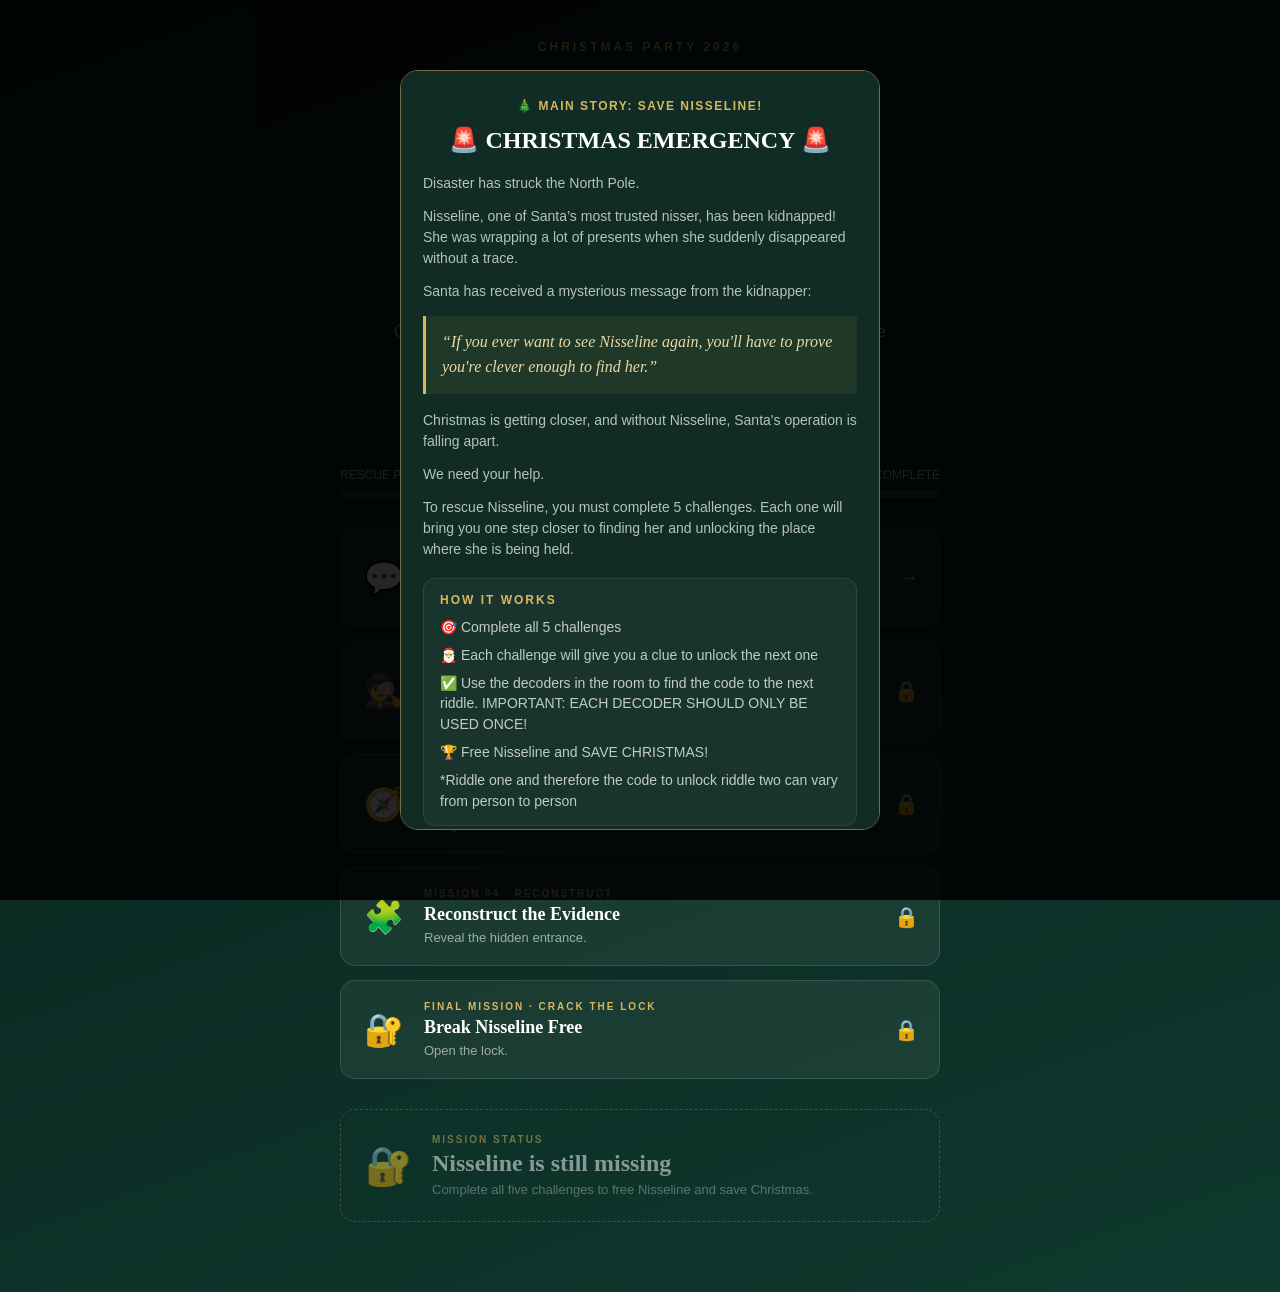
<file: index.html>
<!DOCTYPE html>
<html lang="en">

<head>
    <meta charset="UTF-8">
    <meta name="viewport" content="width=device-width, initial-scale=1.0">

    <title>Save Nisseline</title>

    <link rel="stylesheet" href="style.css">
</head>


<body>


<div class="container">


    <!-- INTRO -->

    <section class="hero">

        <div class="small-title">
            CHRISTMAS PARTY 2026
        </div>

        <div class="christmas-icon">
            🎄
        </div>

        <h1>
            Save
            <br>
            <span>Nisseline</span>
        </h1>

        <p class="intro">

            One of Santa’s most trusted nisser has been kidnapped.

            <br><br>

            Complete five challenges to find her hideout,
            crack the lock, and save Christmas.

        </p>

        <button
            class="story-briefing-button"
            id="openStoryBriefing"
            type="button"
        >
            Read the mission briefing
        </button>

    </section>



    <!-- PROGRESS -->

    <section class="progress-section">

        <div class="progress-top">

            <span>
                RESCUE PROGRESS
            </span>

            <span id="progressText">
                0 / 5 COMPLETE
            </span>

        </div>

        <div class="progress-bar">

            <div
                class="progress-fill"
                id="progressFill">
            </div>

        </div>

    </section>



    <!-- CHALLENGES -->

    <section class="riddles">


        <div
            class="riddle"
            id="riddle1"
            onclick="location.href='riddles/riddle1.html'">

            <div class="riddle-icon">
                💬
            </div>

            <div class="riddle-info">

                <div class="riddle-number">
                    MISSION 01 · NEGOTIATE
                </div>

                <h2>
                    Establish Contact
                </h2>

                <p>
                    Speak the kidnapper’s language.
                </p>

            </div>

            <div class="riddle-status">
                →
            </div>

        </div>



        <div
            class="riddle"
            id="riddle2"
            onclick="location.href='riddles/riddle2.html'">

            <div class="riddle-icon">
                🕵️
            </div>

            <div class="riddle-info">

                <div class="riddle-number">
                    MISSION 02 · GATHER INTELLIGENCE
                </div>

                <h2>
                    Decode the Clues
                </h2>

                <p>
                    Uncover where Nisseline is held.
                </p>

            </div>

            <div class="riddle-status">
                →
            </div>

        </div>



        <div
            class="riddle"
            id="riddle3"
            onclick="location.href='riddles/riddle3.html'">

            <div class="riddle-icon">
                🧭
            </div>

            <div class="riddle-info">

                <div class="riddle-number">
                    MISSION 03 · FIND NISSELINE
                </div>

                <h2>
                    Find the Hideout
                </h2>

                <p>
                    Navigate the snowstorm maze.
                </p>

            </div>

            <div class="riddle-status">
                →
            </div>

        </div>



        <div
            class="riddle"
            id="riddle4"
            onclick="location.href='riddles/riddle4.html'">

            <div class="riddle-icon">
                🧩
            </div>

            <div class="riddle-info">

                <div class="riddle-number">
                    MISSION 04 · RECONSTRUCT
                </div>

                <h2>
                    Reconstruct the Evidence
                </h2>

                <p>
                    Reveal the hidden entrance.
                </p>

            </div>

            <div class="riddle-status">
                →
            </div>

        </div>



        <div
            class="riddle"
            id="riddle5"
            onclick="location.href='riddles/riddle5.html'">

            <div class="riddle-icon">
                🔐
            </div>

            <div class="riddle-info">

                <div class="riddle-number">
                    FINAL MISSION · CRACK THE LOCK
                </div>

                <h2>
                    Break Nisseline Free
                </h2>

                <p>
                    Open the lock.
                </p>

            </div>

            <div class="riddle-status">
                →
            </div>

        </div>


    </section>



    <!-- MISSION STATUS -->

    <section
        class="vault"
        id="vault">

        <div
            class="vault-icon"
            id="vaultIcon">

            🔐

        </div>

        <div>

            <div class="riddle-number">
                MISSION STATUS
            </div>

            <h2 id="vaultHeading">
                Nisseline is still missing
            </h2>

            <p id="vaultText">

                Complete all five challenges
                to free Nisseline and save Christmas.

            </p>

        </div>

    </section>


</div>


<!-- OPENING STORY POP-UP -->

<div
    class="modal story-modal"
    id="storyIntroModal"
    role="dialog"
    aria-modal="true"
    aria-labelledby="storyIntroTitle"
>

    <div class="modal-content story-modal-content">

        <div class="story-modal-kicker">
            🎄 Main story: Save Nisseline!
        </div>

        <h2 id="storyIntroTitle">
            🚨 CHRISTMAS EMERGENCY 🚨
        </h2>

        <div class="story-modal-body">

            <p>
                Disaster has struck the North Pole.
            </p>

            <p>
                Nisseline, one of Santa’s most trusted nisser,
                has been kidnapped! She was wrapping a lot of presents when she suddenly
                disappeared without a trace.
            </p>

            <p>
                Santa has received a mysterious message from
                the kidnapper:
            </p>

            <blockquote class="story-quote">
                “If you ever want to see Nisseline again,
                you'll have to prove you're clever enough
                to find her.”
            </blockquote>

            <p>
                Christmas is getting closer, and without
                Nisseline, Santa's operation is falling apart.
            </p>

            <p>
                We need your help.
            </p>

            <p>
                To rescue Nisseline, you must complete
                5 challenges. Each one will bring you one
                step closer to finding her and unlocking
                the place where she is being held.
            </p>

            <div class="story-how-it-works">

                <div class="story-how-title">
                    How it works
                </div>

                <ul>
                    <li>🎯 Complete all 5 challenges</li>
                    <li>🎅 Each challenge will give you a clue to unlock the next one</li>
                    <li>✅ Use the decoders in the room to find the code to the next riddle. IMPORTANT: EACH DECODER SHOULD ONLY BE USED ONCE!</li>
                    <li>🏆 Free Nisseline and SAVE CHRISTMAS!</li>
                    <li> *Riddle one and therefore the code to unlock riddle two can vary from person to person</li>
                </ul>

            </div>

            <p class="story-ready">
                Are you ready?
            </p>

        </div>

        <button
            class="solve-button story-start-button"
            id="startRescueMission"
            type="button"
        >
            START THE RESCUE MISSION
        </button>

    </div>

</div>


<script src="script.js"></script>

</body>

</html>
</file>
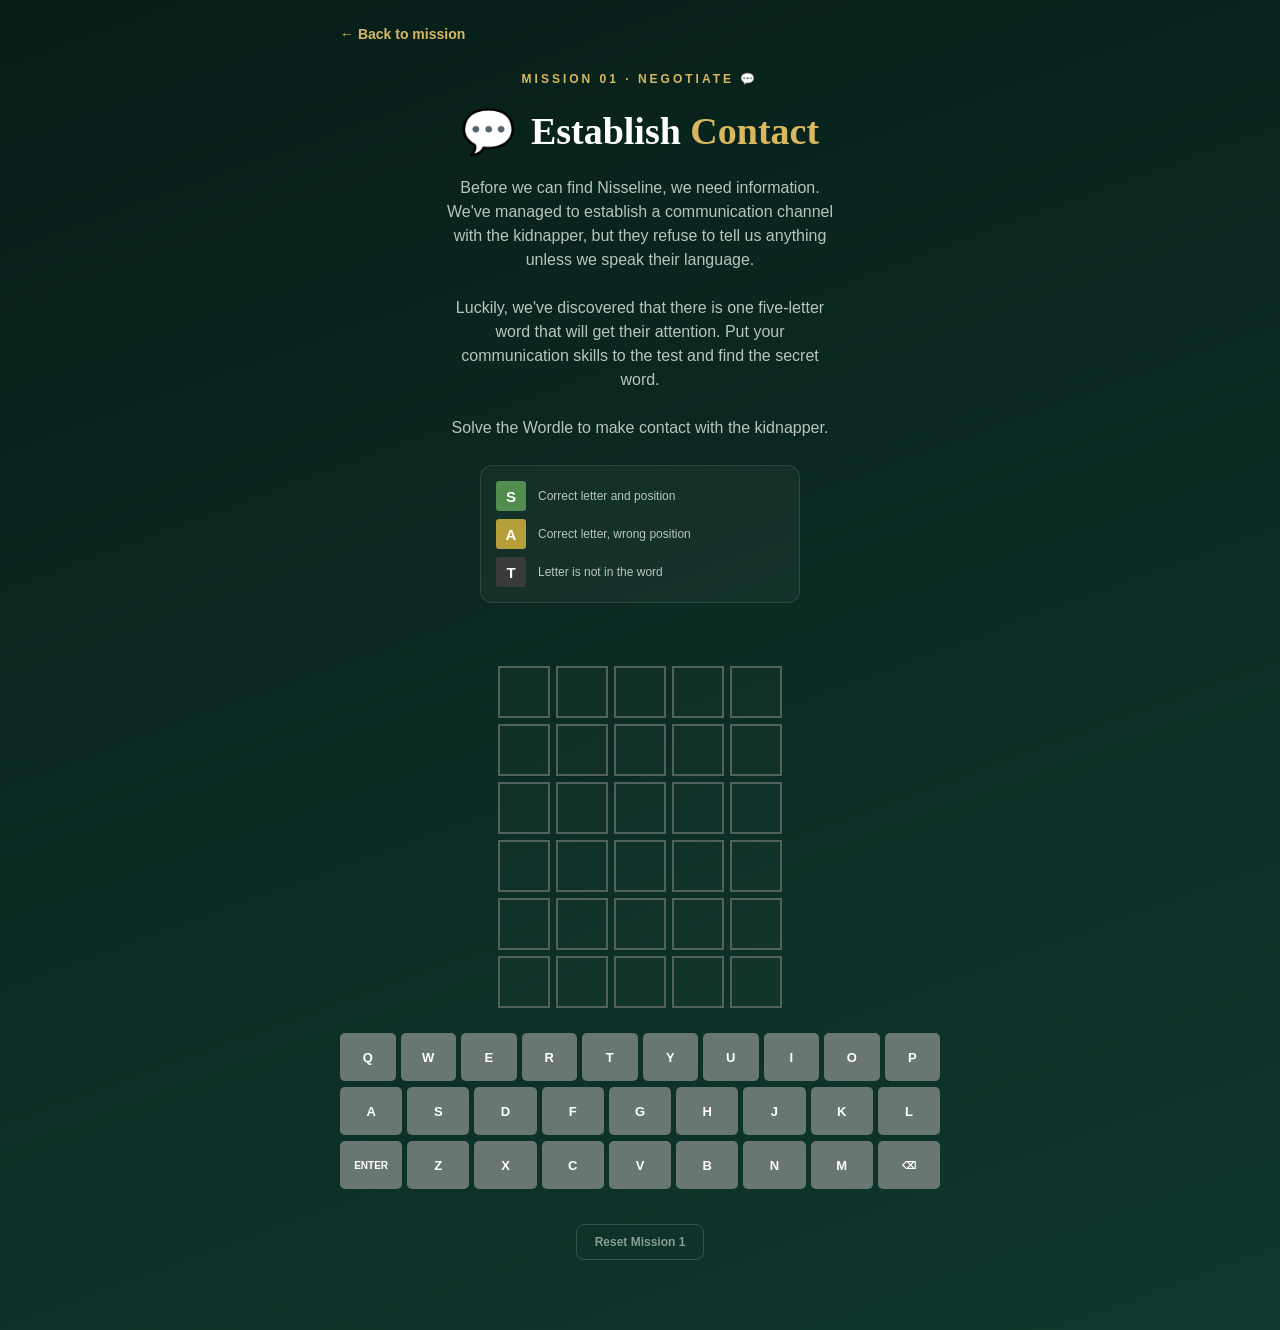
<file: riddles/riddle1.html>
<!DOCTYPE html>
<html lang="en">

<head>
    <meta charset="UTF-8">

    <meta
        name="viewport"
        content="width=device-width, initial-scale=1.0"
    >

    <title>Mission 1 - Establish Contact</title>

    <link
        rel="stylesheet"
        href="../style.css"
    >
</head>

<body>

<main class="container wordle-page">

    <a
        class="back-link"
        href="../index.html"
    >
        ← Back to mission
    </a>


    <header class="wordle-header">

        <div class="small-title">
            MISSION 01 · NEGOTIATE 💬
        </div>

        <div class="wordle-title-row">

            <span class="wordle-title-icon">
                💬
            </span>

            <h1>
                Establish
                <span>Contact</span>
            </h1>

        </div>

        <p class="wordle-introduction">
            Before we can find Nisseline, we need information.
            We've managed to establish a communication channel
            with the kidnapper, but they refuse to tell us
            anything unless we speak their language.
            <br><br>
            Luckily, we've discovered that there is one
            five-letter word that will get their attention.
            Put your communication skills to the test and
            find the secret word.
            <br><br>
            Solve the Wordle to make contact with the kidnapper.
        </p>

    </header>


    <!-- Instructions -->

    <section class="wordle-instructions">

        <div class="example-row">

            <div class="example-tile correct">
                S
            </div>

            <p>
                Correct letter and position
            </p>

        </div>


        <div class="example-row">

            <div class="example-tile present">
                A
            </div>

            <p>
                Correct letter, wrong position
            </p>

        </div>


        <div class="example-row">

            <div class="example-tile absent">
                T
            </div>

            <p>
                Letter is not in the word
            </p>

        </div>

    </section>


    <!-- Game message -->

    <div
        class="wordle-message"
        id="wordleMessage"
        aria-live="polite"
    ></div>


    <!-- Wordle board -->

    <section
        class="wordle-grid"
        id="wordleGrid"
        aria-label="Word guessing board"
    ></section>


    <!-- Keyboard -->

    <section
        class="wordle-keyboard"
        id="wordleKeyboard"
        aria-label="On-screen keyboard"
    ></section>


    <!-- Completed-game panel -->

    <section
        class="wordle-result"
        id="wordleResult"
        hidden
    >

        <div class="wordle-result-icon">
            ✅
        </div>

        <h2 id="resultTitle">
            CONTACT ESTABLISHED
        </h2>

        <p id="resultText"></p>

        <a
            class="wordle-return-button"
            id="resultContinue"
            href="riddle2.html"
        >
            CONTINUE THE RESCUE
        </a>

    </section>


    <!-- Development reset button -->

    <button
        class="wordle-reset-button"
        id="resetWordleButton"
        type="button"
    >
        Reset Mission 1
    </button>

</main>


<script src="riddle1.js"></script>

</body>

</html>
</file>
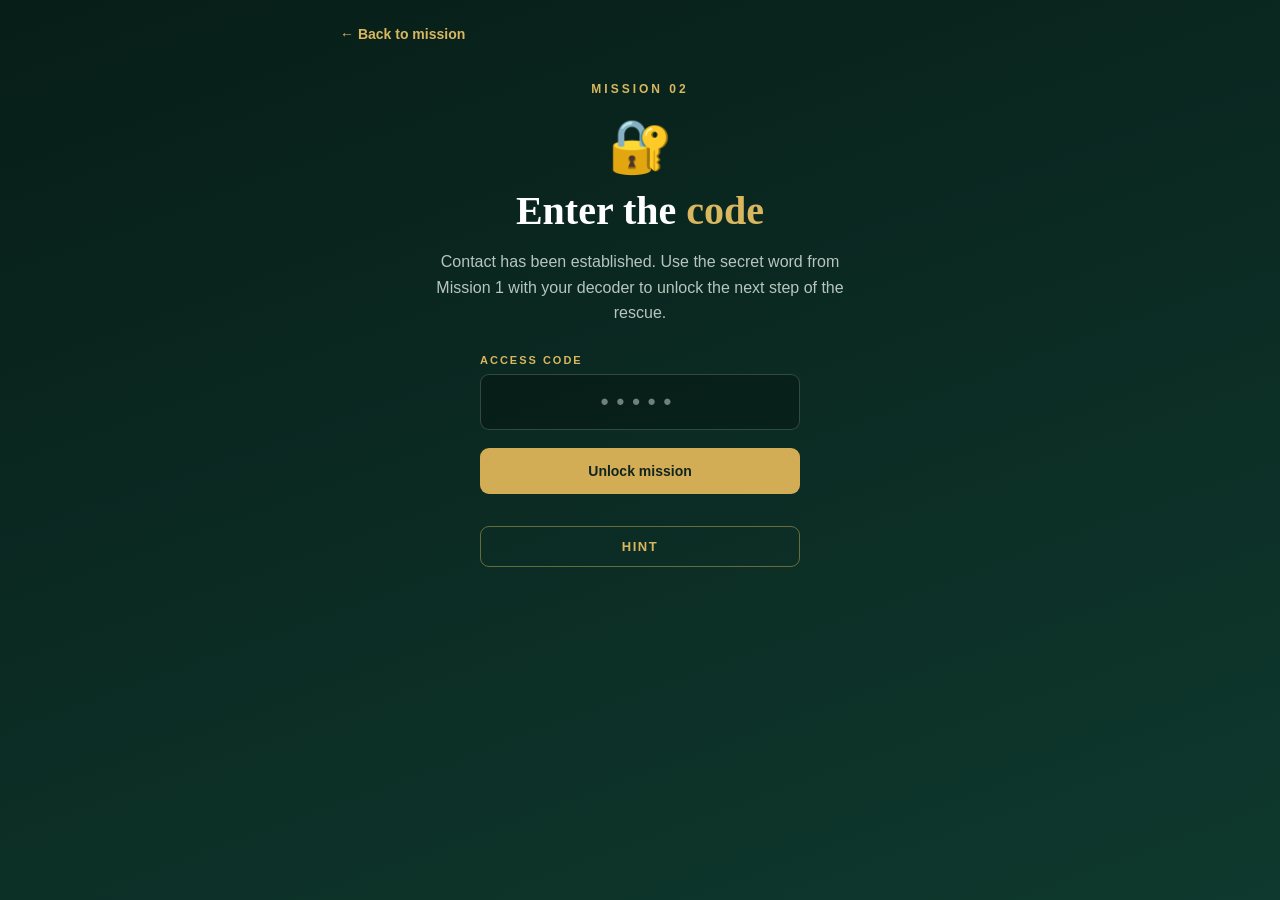
<file: riddles/riddle2.html>
<!DOCTYPE html>
<html lang="en">

<head>
    <meta charset="UTF-8">

    <meta
        name="viewport"
        content="width=device-width, initial-scale=1.0"
    >

    <title>Mission 2 - Decode the Clues</title>

    <link
        rel="stylesheet"
        href="../style.css"
    >
</head>

<body>

<main
    class="container crossword-page riddle-page"
    data-riddle-number="2"
>

    <a
        class="back-link"
        href="../index.html"
    >
        ← Back to mission
    </a>


    <!-- Password gate -->

    <section
        class="password-gate"
        id="passwordGate"
    >

        <div class="small-title">
            MISSION 02
        </div>

        <div class="password-gate-icon">
            🔐
        </div>

        <h1>
            Enter the
            <span>code</span>
        </h1>

        <p class="password-gate-intro">
            Contact has been established. Use the
            secret word from Mission 1 with your
            decoder to unlock the next step of the
            rescue.
        </p>

        <form
            class="password-form"
            id="passwordForm"
        >

            <label
                class="password-label"
                for="passwordInput"
            >
                Access code
            </label>

            <input
                class="password-input"
                id="passwordInput"
                name="password"
                type="text"
                inputmode="numeric"
                autocomplete="off"
                maxlength="5"
                placeholder="•••••"
                required
            >

            <p
                class="password-error"
                id="passwordError"
                role="alert"
                hidden
            ></p>

            <button
                class="solve-button"
                type="submit"
            >
                Unlock mission
            </button>

        </form>

    </section>


    <!-- Riddle content (shown after unlock) -->

    <section
        class="riddle-content"
        id="riddleContent"
        hidden
    >

<header class="crossword-header">

        <div class="small-title">
            MISSION 02 · GATHER INTELLIGENCE 🕵️
        </div>

        <div class="crossword-title-icon">
            🕵️
        </div>

        <h1>
            Decode the
            <span>Clues</span>
        </h1>

        <p class="crossword-introduction">
            The kidnapper has sent us a mysterious crossword.
            At first it looks innocent, but Santa's Intelligence
            Department believes the answers contain information
            about Nisseline's whereabouts.
            <br><br>
            You'll need your knowledge, logic and Christmas
            spirit to decipher it.
            <br><br>
            Complete the crossword, then read the circled
            squares 1–6 to find the secret word for your decoder.
        </p>

    </header>


    <!-- CURRENT CLUE -->

    <div
        class="active-clue-box"
        id="activeClueBox"
    >
        Tap a clue or square to begin.
    </div>


    <!-- CROSSWORD -->

    <div class="crossword-grid-wrapper">

        <div
            class="crossword-grid"
            id="crosswordGrid"
        ></div>

    </div>


    <!-- MESSAGE -->

    <div
        class="crossword-message"
        id="crosswordMessage"
        aria-live="polite"
    ></div>


    <!-- CLUES -->

    <section class="crossword-clues">

        <div class="clue-section">

            <h2>Across</h2>

            <div id="acrossClues"></div>

        </div>


        <div class="clue-section">

            <h2>Down</h2>

            <div id="downClues"></div>

        </div>

    </section>


    <!-- CHECK -->

    <button
        class="crossword-check-button"
        id="checkCrossword"
        type="button"
    >
        Check crossword
    </button>


    <!-- SUCCESS -->

    <section
        class="crossword-result"
        id="crosswordResult"
        hidden
    >

        <div class="crossword-result-icon">
            ✅
        </div>

        <h2>CLUES DECODED</h2>

        <p>
            We've got a lead!
            Read the circled squares 1–6 to reveal the
            secret word, then use your decoder to unlock
            the next mission.
            Our search team has located the area...
            Unfortunately, getting through it won't be easy.
        </p>

        <a
            class="wordle-return-button"
            href="riddle3.html"
        >
            FOLLOW THE TRAIL
        </a>

    </section>


    <!-- ONLY FOR TESTING -->

    <button
        class="wordle-reset-button"
        id="resetCrossword"
        type="button"
    >
        Reset Mission 2
    </button>

    </section>

</main>


<script src="hint-system.js"></script>
<script src="password-gate.js"></script>
<script src="riddle2.js"></script>

</body>

</html>
</file>
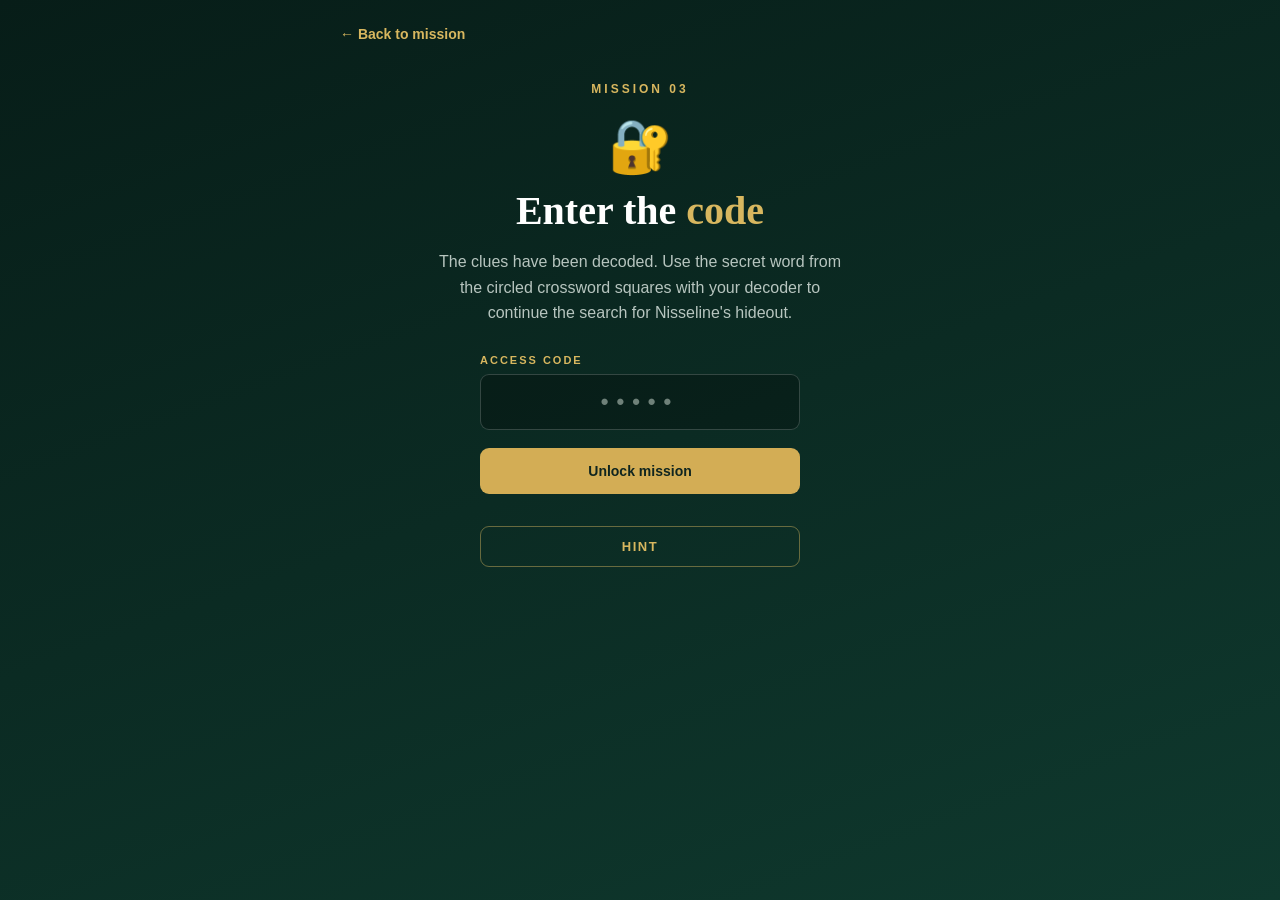
<file: riddles/riddle3.html>
<!DOCTYPE html>
<html lang="en">

<head>
    <meta charset="UTF-8">

    <meta
        name="viewport"
        content="width=device-width, initial-scale=1.0"
    >

    <title>Mission 3 - Find the Hideout</title>

    <link
        rel="stylesheet"
        href="../style.css"
    >
</head>

<body>

<main
    class="container maze-page riddle-page"
    data-riddle-number="3"
>

    <a
        class="back-link"
        href="../index.html"
    >
        ← Back to mission
    </a>


    <!-- Password gate -->

    <section
        class="password-gate"
        id="passwordGate"
    >

        <div class="small-title">
            MISSION 03
        </div>

        <div class="password-gate-icon">
            🔐
        </div>

        <h1>
            Enter the
            <span>code</span>
        </h1>

        <p class="password-gate-intro">
            The clues have been decoded. Use the
            secret word from the circled crossword
            squares with your decoder to continue
            the search for Nisseline's hideout.
        </p>

        <form
            class="password-form"
            id="passwordForm"
        >

            <label
                class="password-label"
                for="passwordInput"
            >
                Access code
            </label>

            <input
                class="password-input"
                id="passwordInput"
                name="password"
                type="text"
                inputmode="numeric"
                autocomplete="off"
                maxlength="5"
                placeholder="•••••"
                required
            >

            <p
                class="password-error"
                id="passwordError"
                role="alert"
                hidden
            ></p>

            <button
                class="solve-button"
                type="submit"
            >
                Unlock mission
            </button>

        </form>

    </section>


    <!-- Riddle content (shown after unlock) -->

    <section
        class="riddle-content"
        id="riddleContent"
        hidden
    >

<header class="maze-header">

        <div class="small-title">
            MISSION 03 · FIND NISSELINE 🧭
        </div>

        <div class="maze-title-icon">
            🧭
        </div>

        <h1>
            Find the
            <span>Hideout</span>
        </h1>

        <p class="maze-introduction">
            We've tracked Nisseline to a dark and snowy wilderness.
            A violent snowstorm has covered the paths, and the
            area has become a confusing maze of passages and
            dead ends.
            <br><br>
            Somewhere on the other side is the kidnapper's hideout.
            There is only one way through.
            <br><br>
            Navigate the labyrinth and find the path to Nisseline.
        </p>

    </header>


    <!-- GAME INFORMATION -->

    <section class="maze-status">

        <div class="maze-status-item">

            <span class="maze-status-label">
                DESTINATION
            </span>

            <strong>
                🏠
            </strong>

        </div>

    </section>


    <!-- MESSAGE -->

    <div
        class="maze-message"
        id="mazeMessage"
        aria-live="polite"
    >
        Help 🧝 reach the hideout 🏠
    </div>


    <!-- MAZE -->

    <section class="maze-frame">

        <canvas
            id="mazeCanvas"
            aria-label="A snowy maze. Reach the hideout."
        ></canvas>

    </section>


    <!-- CONTROLS -->

    <section class="maze-controls">

        <button
            class="maze-control maze-up"
            type="button"
            data-direction="up"
            aria-label="Move up"
        >
            ▲
        </button>


        <button
            class="maze-control maze-left"
            type="button"
            data-direction="left"
            aria-label="Move left"
        >
            ◀
        </button>


        <button
            class="maze-control maze-down"
            type="button"
            data-direction="down"
            aria-label="Move down"
        >
            ▼
        </button>


        <button
            class="maze-control maze-right"
            type="button"
            data-direction="right"
            aria-label="Move right"
        >
            ▶
        </button>

    </section>


    <p class="maze-control-help">
        Use the buttons, swipe on the maze, or use your keyboard arrows.
    </p>


    <!-- SUCCESS -->

    <section
        class="maze-result"
        id="mazeResult"
        hidden
    >

        <div class="maze-result-icon">
            ✅
        </div>

        <h2>
            HIDEOUT LOCATED
        </h2>

        <p id="mazeResultText">
            You made it through the storm!
            In the distance, you can see a small building
            hidden in the snow. This must be where they're
            keeping Nisseline.
            But something is wrong...
            We still don't know exactly how to get inside.
        </p>

        <a
            class="wordle-return-button"
            href="riddle4.html"
        >
            INVESTIGATE THE HIDEOUT
        </a>

    </section>


    <!-- DEVELOPMENT RESET -->

    <button
        class="wordle-reset-button"
        id="resetMaze"
        type="button"
    >
        Reset Mission 3
    </button>

    </section>

</main>


<script src="hint-system.js"></script>
<script src="password-gate.js"></script>
<script src="riddle3.js"></script>

</body>

</html>
</file>
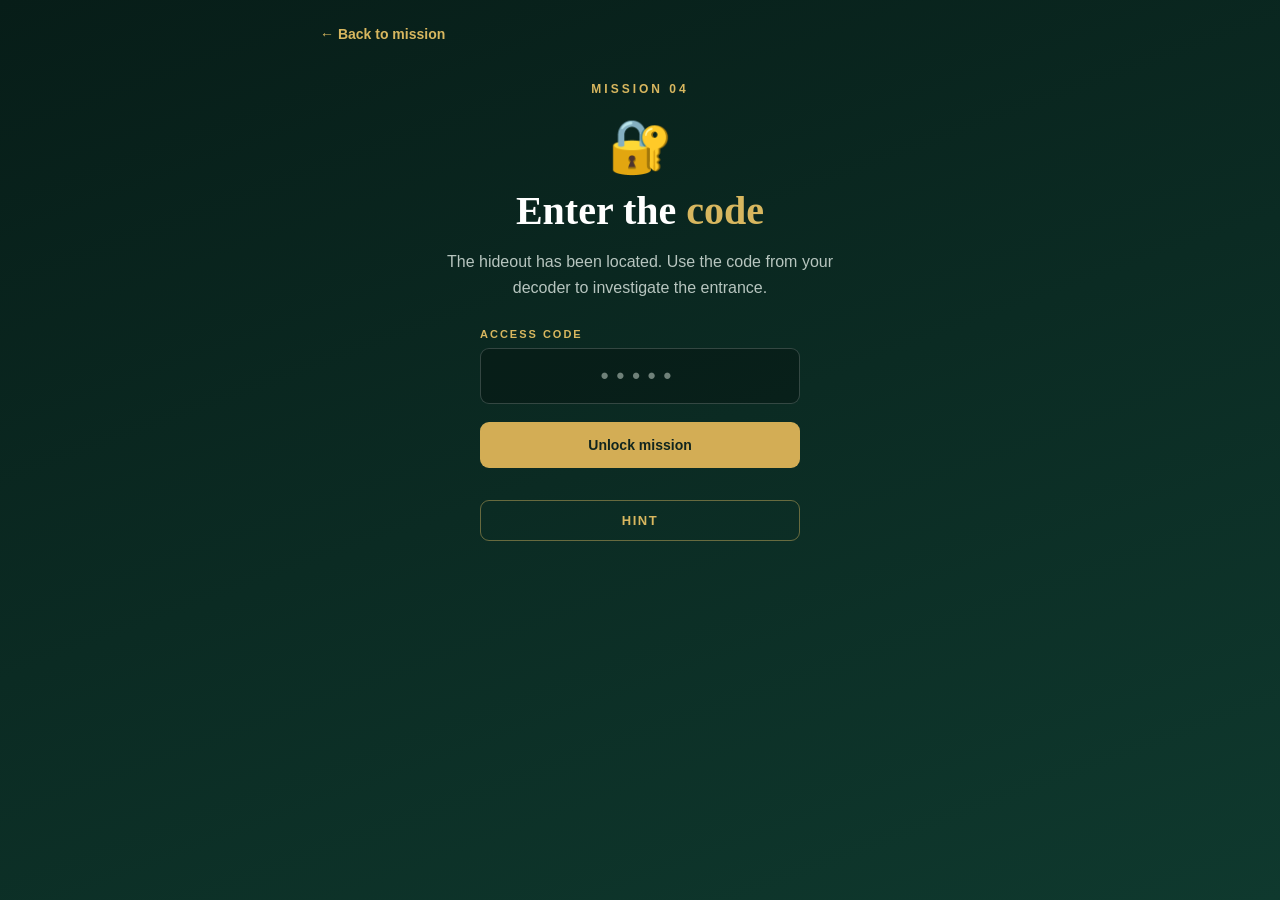
<file: riddles/riddle4.html>
<!DOCTYPE html>
<html lang="en">

<head>
    <meta charset="UTF-8">

    <meta
        name="viewport"
        content="width=device-width, initial-scale=1.0"
    >

    <title>Mission 4 - Reconstruct the Hideout</title>

    <link
        rel="stylesheet"
        href="../style.css"
    >
</head>

<body>

<main
    class="container puzzle-page riddle-page"
    data-riddle-number="4"
>

    <a
        class="back-link"
        href="../index.html"
    >
        ← Back to mission
    </a>


    <!-- Password gate -->

    <section
        class="password-gate"
        id="passwordGate"
    >

        <div class="small-title">
            MISSION 04
        </div>

        <div class="password-gate-icon">
            🔐
        </div>

        <h1>
            Enter the
            <span>code</span>
        </h1>

        <p class="password-gate-intro">
            The hideout has been located. Use the
            code from your decoder to investigate
            the entrance.
        </p>

        <form
            class="password-form"
            id="passwordForm"
        >

            <label
                class="password-label"
                for="passwordInput"
            >
                Access code
            </label>

            <input
                class="password-input"
                id="passwordInput"
                name="password"
                type="text"
                inputmode="numeric"
                autocomplete="off"
                maxlength="5"
                placeholder="•••••"
                required
            >

            <p
                class="password-error"
                id="passwordError"
                role="alert"
                hidden
            ></p>

            <button
                class="solve-button"
                type="submit"
            >
                Unlock mission
            </button>

        </form>

    </section>


    <!-- Riddle content (shown after unlock) -->

    <section
        class="riddle-content"
        id="riddleContent"
        hidden
    >

        <header class="puzzle-header">

            <div class="small-title">
                MISSION 04 · RECONSTRUCT 🧩
            </div>

            <div class="puzzle-title-icon">
                🧩
            </div>

            <h1>
                Reconstruct the
                <span>Hideout</span>
            </h1>

            <p class="puzzle-introduction">
                Outside the hideout, you discover a photograph.
                Unfortunately, someone has torn it into pieces.
                <br><br>
                Santa's investigators believe the photograph
                shows the exact location of the entrance to
                Nisseline's prison.
                <br><br>
                There's only one thing to do.
                Reassemble the winter landscape to reveal
                the hidden entrance.
            </p>

        </header>


        <div
            class="puzzle-message"
            id="puzzleMessage"
            aria-live="polite"
        >
            Rebuild the winter landscape.
        </div>


        <div class="puzzle-board-frame">
            <section
                class="puzzle-board"
                id="puzzleBoard"
                aria-label="Puzzle board, 5 by 5"
            ></section>
        </div>


        <section
            class="puzzle-tray"
            id="puzzleTray"
            aria-label="Scrambled puzzle pieces"
        ></section>


        <p class="puzzle-help">
            Drag pieces onto empty squares. Correct
            pieces lock in place. Tap a misplaced
            piece to return it to the tray.
        </p>


        <!-- SUCCESS -->

        <section
            class="puzzle-result"
            id="puzzleResult"
            hidden
        >

            <div class="puzzle-result-icon">
                ✅
            </div>

            <h2>
                ENTRANCE FOUND
            </h2>

            <p id="puzzleResultText">
                There it is!
                Hidden in the winter landscape is an entrance
                you hadn't noticed before.
                You rush through the snow and open the outer door.
                Inside, you hear a faint voice...
                “HELP! I'M IN HERE!”
                It's Nisseline!
                But there is one final obstacle between you and her.
            </p>

            <a
                class="wordle-return-button"
                href="riddle5.html"
            >
                FREE NISSELINE
            </a>

        </section>


        <!-- DEVELOPMENT RESET -->

        <button
            class="wordle-reset-button"
            id="resetPuzzle"
            type="button"
        >
            Reset Mission 4
        </button>

    </section>

</main>


<script src="hint-system.js"></script>
<script src="password-gate.js"></script>
<script src="riddle4.js"></script>

</body>

</html>
</file>
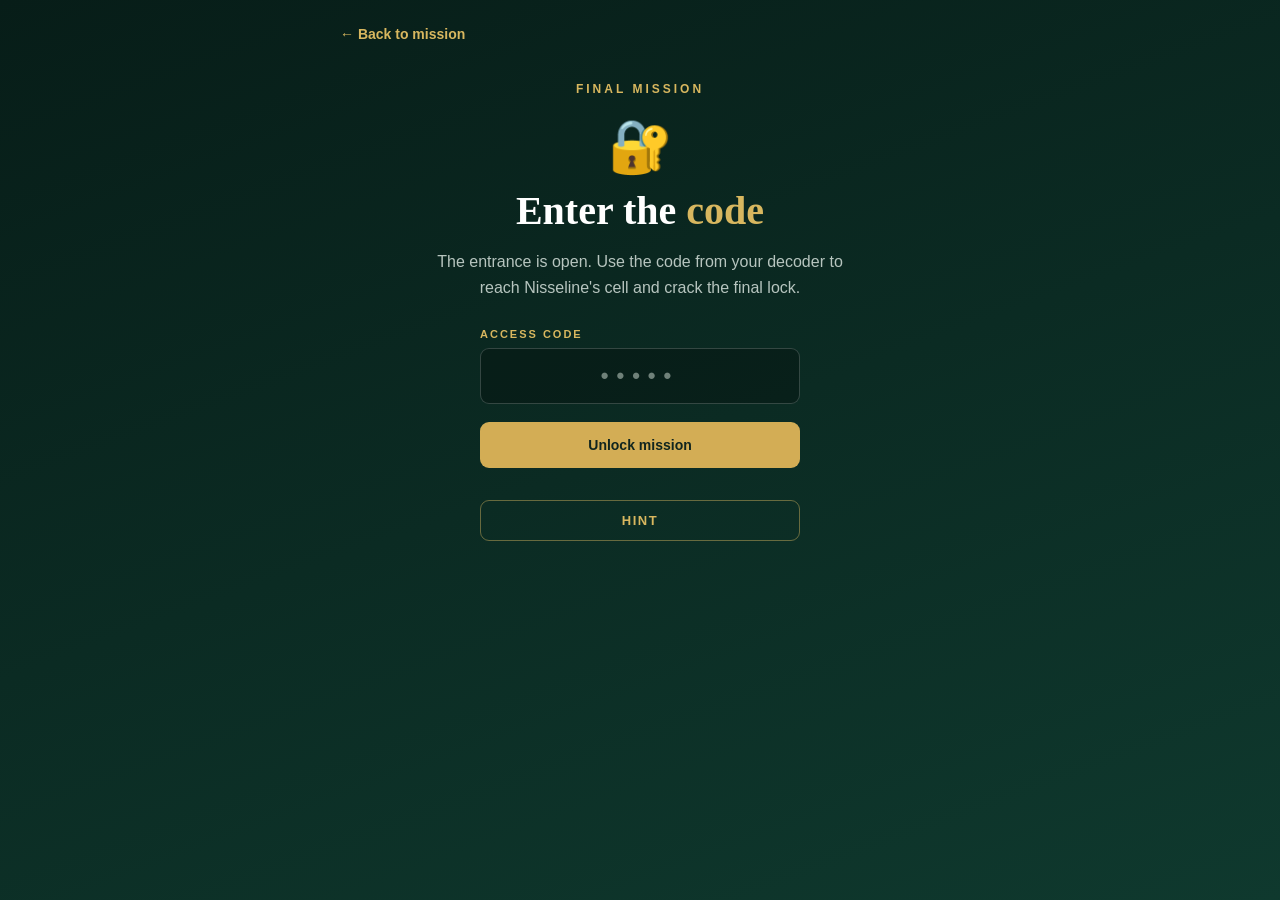
<file: riddles/riddle5.html>
<!DOCTYPE html>
<html lang="en">

<head>
    <meta charset="UTF-8">

    <meta
        name="viewport"
        content="width=device-width, initial-scale=1.0"
    >

    <title>Final Mission - Break Nisseline Free</title>

    <link
        rel="stylesheet"
        href="../style.css"
    >
</head>

<body>

<main
    class="container lock-page riddle-page"
    data-riddle-number="5"
>

    <a
        class="back-link"
        href="../index.html"
    >
        ← Back to mission
    </a>


    <!-- Password gate -->

    <section
        class="password-gate"
        id="passwordGate"
    >

        <div class="small-title">
            FINAL MISSION
        </div>

        <div class="password-gate-icon">
            🔐
        </div>

        <h1>
            Enter the
            <span>code</span>
        </h1>

        <p class="password-gate-intro">
            The entrance is open. Use the code from
            your decoder to reach Nisseline's cell
            and crack the final lock.
        </p>

        <form
            class="password-form"
            id="passwordForm"
        >

            <label
                class="password-label"
                for="passwordInput"
            >
                Access code
            </label>

            <input
                class="password-input"
                id="passwordInput"
                name="password"
                type="text"
                inputmode="numeric"
                autocomplete="off"
                maxlength="5"
                placeholder="•••••"
                required
            >

            <p
                class="password-error"
                id="passwordError"
                role="alert"
                hidden
            ></p>

            <button
                class="solve-button"
                type="submit"
            >
                Unlock mission
            </button>

        </form>

    </section>


    <!-- Riddle content (shown after unlock) -->

    <section
        class="riddle-content"
        id="riddleContent"
        hidden
    >

        <header class="lock-header">

            <div class="small-title">
                FINAL MISSION · CRACK THE LOCK 🔐
            </div>

            <div class="lock-title-icon">
                🔐
            </div>

            <h1>
                Break Nisseline
                <span>Free</span>
            </h1>

            <p class="lock-introduction">
                You've found her.
                Nisseline is locked inside a cell secured
                by a combination lock.
                <br><br>
                The kidnapper is nowhere to be seen, but
                they left behind several cryptic clues on the walls. 
                <br><br>
                This is your final challenge.
                Study the clues. Crack the code. Open the lock.
                Nisseline's freedom, and Christmas, depends on you.
            </p>

        </header>


        <section
            class="lock-panel"
            id="lockPanel"
        >

            <div class="lock-panel-title">
                Lock
            </div>

            <div class="lock-clue-images">
                <figure class="lock-clue-figure">
                    <img
                        class="lock-mission-image"
                        src="../assets/riddle5-page-12.jpg"
                        alt="Lock clue page 12 from the alphabet decoder"
                    >
                </figure>

                <figure class="lock-clue-figure">
                    <img
                        class="lock-mission-image"
                        src="../assets/riddle5-page-10.jpg"
                        alt="Lock clue page 10 from the alphabet decoder"
                    >
                </figure>
            </div>

            <form
                class="lock-form"
                id="lockForm"
            >

                <label
                    class="lock-label"
                    for="lockCodeInput"
                >
                    Combination
                </label>

                <input
                    class="lock-input"
                    id="lockCodeInput"
                    name="lockCode"
                    type="text"
                    inputmode="numeric"
                    autocomplete="off"
                    maxlength="3"
                    placeholder="•••"
                    required
                >

                <p
                    class="lock-error"
                    id="lockError"
                    role="alert"
                    hidden
                ></p>

                <button
                    class="solve-button"
                    type="submit"
                >
                    CRACK THE LOCK
                </button>

            </form>

        </section>


        <!-- FINALE -->

        <section
            class="lock-result"
            id="lockResult"
            hidden
        >

            <div class="lock-result-icon">
                🎄
            </div>

            <h2>
                YOU SAVED NISSELINE!
            </h2>

            <figure class="lock-success-figure">
                <img
                    class="lock-mission-image"
                    src="../assets/riddle5-page-11.jpg"
                    alt="Mission complete page from the alphabet decoder"
                >
            </figure>

            <div class="lock-result-body">

                <p class="lock-click">
                    CLICK.
                </p>

                <p>
                    The lock opens.
                </p>

                <p>
                    The door slowly swings open and
                    Nisseline runs out.
                </p>

                <p>
                    She's free!
                </p>

                <p>
                    Thanks to your communication skills,
                    knowledge, navigation, puzzle-solving
                    and logic, you tracked down the hideout
                    and rescued Nisseline.
                </p>

                <p>
                    Santa has already received the good news.
                </p>

                <ul class="lock-saved-list">
                    <li>The sleigh is being loaded.</li>
                    <li>The reindeer are ready.</li>
                    <li>The presents are packed.</li>
                </ul>

                <p>
                    CHRISTMAS IS SAVED! 🎅🎁
                </p>

                <p class="lock-mission-done">
                    MISSION ACCOMPLISHED
                </p>

                <p class="lock-score">
                    🏆 5 / 5 challenges completed
                </p>

                <p class="lock-farewell">
                    Nisseline will never forget what you did.
                </p>

            </div>

            <a
                class="wordle-return-button"
                href="../index.html"
            >
                RETURN TO MISSION HQ
            </a>

        </section>


        <!-- DEVELOPMENT RESET -->

        <button
            class="wordle-reset-button"
            id="resetLock"
            type="button"
        >
            Reset Final Mission
        </button>

    </section>

</main>


<script src="hint-system.js"></script>
<script src="password-gate.js"></script>
<script src="riddle5.js"></script>

</body>

</html>
</file>
<file: style.css>
/* -----------------------------
           GENERAL
        ----------------------------- */

        * {
            box-sizing: border-box;
        }

        body {
            margin: 0;
            min-height: 100vh;

            font-family: Arial, sans-serif;

            background:
                linear-gradient(
                    160deg,
                    #071d18,
                    #0f392e
                );

            color: white;
        }

        .container {
            width: 90%;
            max-width: 600px;

            margin: auto;

            padding:
                40px 0
                70px 0;
        }


        /* -----------------------------
           INTRO
        ----------------------------- */

        .hero {
            text-align: center;

            margin-bottom: 40px;
        }

        .small-title {
            color: #d8b75f;

            font-size: 12px;
            font-weight: bold;

            letter-spacing: 3px;

            margin-bottom: 20px;
        }

        .christmas-icon {
            font-size: 60px;

            margin-bottom: 15px;
        }

        h1 {
            font-family: Georgia, serif;

            font-size: 40px;

            line-height: 1.1;

            margin:
                0 0
                20px 0;
        }

        h1 span {
            color: #d8b75f;
        }

        .intro {
            color: #b7c5bf;

            line-height: 1.6;

            max-width: 500px;

            margin: auto;
        }


        /* -----------------------------
           PROGRESS
        ----------------------------- */

        .progress-section {
            margin-bottom: 30px;
        }

        .progress-top {
            display: flex;

            justify-content: space-between;

            margin-bottom: 8px;

            font-size: 12px;

            color: #b7c5bf;
        }

        .progress-bar {
            width: 100%;

            height: 8px;

            background:
                rgba(
                    255,
                    255,
                    255,
                    0.12
                );

            border-radius: 20px;

            overflow: hidden;
        }

        .progress-fill {
            width: 0%;

            height: 100%;

            background:
                linear-gradient(
                    90deg,
                    #c2943b,
                    #f1d077
                );

            border-radius: 20px;

            transition:
                width 0.5s ease;
        }


        /* -----------------------------
           RIDDLE CARDS
        ----------------------------- */

        .riddles {
            display: flex;

            flex-direction: column;

            gap: 14px;
        }

        .riddle {
            display: flex;

            align-items: center;

            gap: 18px;

            position: relative;

            padding: 20px;

            background:
                rgba(
                    255,
                    255,
                    255,
                    0.06
                );

            border:
                1px solid
                rgba(
                    255,
                    255,
                    255,
                    0.12
                );

            border-radius: 15px;

            cursor: pointer;

            transition: 0.2s;
        }

        .riddle:hover {
            transform:
                translateY(-2px);

            border-color:
                #d8b75f;
        }

        .riddle-icon {
            font-size: 32px;

            width: 45px;

            text-align: center;
        }

        .riddle-info {
            flex: 1;
        }

        .riddle-number {
            color: #d8b75f;

            font-size: 10px;

            font-weight: bold;

            letter-spacing: 2px;

            margin-bottom: 5px;
        }

        .riddle h2 {
            margin:
                0 0
                5px 0;

            font-family: Georgia, serif;

            font-size: 18px;
        }

        .riddle p {
            margin: 0;

            color: #9eada7;

            font-size: 13px;
        }

        .riddle-status {
            font-size: 20px;

            color: #d8b75f;
        }


        /* -----------------------------
           SOLVED RIDDLE
        ----------------------------- */

        .riddle.solved {
            background:
                rgba(
                    63,
                    153,
                    85,
                    0.12
                );

            border-color:
                #498f59;
        }

        .riddle.solved
        .riddle-status {
            color: #70d887;
        }


        /* -----------------------------
           FINAL VAULT
        ----------------------------- */

        .vault {
            display: flex;

            align-items: center;

            gap: 20px;

            margin-top: 30px;

            padding: 24px;

            border:
                1px dashed
                #806d3d;

            border-radius: 15px;

            opacity: 0.5;

            transition: 0.3s;
        }

        .vault-icon {
            font-size: 38px;
        }

        .vault h2 {
            margin:
                0 0
                5px 0;

            font-family: Georgia, serif;
        }

        .vault p {
            margin: 0;

            font-size: 13px;

            color: #a7b4af;
        }

        .vault.unlocked {
            opacity: 1;

            border-color:
                #d8b75f;

            background:
                rgba(
                    216,
                    183,
                    95,
                    0.08
                );
        }


        /* -----------------------------
           POP-UP RIDDLE WINDOW
        ----------------------------- */

        .modal {
            display: none;

            position: fixed;

            top: 0;
            left: 0;
            right: 0;
            bottom: 0;

            background:
                rgba(
                    0,
                    0,
                    0,
                    0.85
                );

            padding: 20px;

            align-items: center;

            justify-content: center;

            z-index: 100;
        }

        .modal.visible {
            display: flex;
        }

        .modal-content {
            width: 100%;
            max-width: 450px;

            padding: 35px 25px;

            background:
                #102c24;

            border:
                1px solid
                #796b43;

            border-radius: 18px;

            text-align: center;
        }

        .modal-icon {
            font-size: 55px;
        }

        .modal-content h2 {
            font-family: Georgia, serif;

            font-size: 28px;
        }

        .modal-content p {
            color: #b6c2bd;

            line-height: 1.5;
        }


        /* -----------------------------
           STORY INTRO MODAL
        ----------------------------- */

        .story-briefing-button {
            width: auto;

            margin-top: 22px;

            padding: 10px 18px;

            background: transparent;

            border:
                1px solid
                rgba(
                    216,
                    183,
                    95,
                    0.45
                );

            border-radius: 9px;

            color: #d8b75f;

            font-size: 12px;

            letter-spacing: 0.5px;
        }

        .story-modal {
            overflow-y: auto;

            padding: 24px 16px;
        }

        .story-modal-content {
            max-width: 480px;

            max-height: min(90vh, 760px);

            overflow-y: auto;

            padding: 28px 22px 24px;

            text-align: left;
        }

        .story-modal-kicker {
            color: #d8b75f;

            font-size: 12px;
            font-weight: bold;

            letter-spacing: 1.5px;

            text-transform: uppercase;

            margin-bottom: 12px;

            text-align: center;
        }

        .story-modal-content h2 {
            margin:
                0 0
                18px;

            font-size: 24px;

            text-align: center;

            line-height: 1.25;
        }

        .story-modal-body p {
            margin:
                0 0
                12px;

            font-size: 14px;
        }

        .story-quote {
            margin:
                14px 0
                16px;

            padding:
                14px 16px;

            border-left:
                3px solid
                #d8b75f;

            background:
                rgba(
                    216,
                    183,
                    95,
                    0.08
                );

            color: #e8d9a8;

            font-family: Georgia, serif;

            font-style: italic;

            line-height: 1.55;
        }

        .story-how-it-works {
            margin:
                18px 0
                16px;

            padding: 14px 16px;

            border-radius: 12px;

            background:
                rgba(
                    255,
                    255,
                    255,
                    0.04
                );

            border:
                1px solid
                rgba(
                    255,
                    255,
                    255,
                    0.08
                );
        }

        .story-how-title {
            color: #d8b75f;

            font-size: 12px;
            font-weight: bold;

            letter-spacing: 2px;

            text-transform: uppercase;

            margin-bottom: 10px;
        }

        .story-how-it-works ul {
            margin: 0;
            padding-left: 0;

            list-style: none;
        }

        .story-how-it-works li {
            color: #c1cbc7;

            font-size: 14px;

            line-height: 1.45;

            margin-bottom: 8px;
        }

        .story-how-it-works li:last-child {
            margin-bottom: 0;
        }

        .story-ready {
            text-align: center;

            font-weight: bold;

            color: #f1e6c4 !important;

            margin-top: 8px !important;
        }

        .story-start-button {
            margin-top: 8px;
        }


        /* -----------------------------
           BUTTONS
        ----------------------------- */

        button {
            width: 100%;

            padding: 15px;

            margin-top: 10px;

            border: none;

            border-radius: 9px;

            cursor: pointer;

            font-weight: bold;

            font-size: 14px;
        }

        .solve-button {
            background:
                #d3ad55;

            color:
                #10251f;
        }

        .back-button {
            background:
                transparent;

            border:
                1px solid
                rgba(
                    255,
                    255,
                    255,
                    0.15
                );

            color: white;
        }


        /* -----------------------------
           MOBILE
        ----------------------------- */

        @media (max-width: 500px) {

            .container {
                padding-top: 30px;
            }

            h1 {
                font-size: 34px;
            }

        }

/* =================================
   RIDDLE 1: WORDLE
================================= */

.wordle-page {
    padding-top: 25px;
    max-width: 600px;
}

.back-link {
    display: inline-block;

    margin-bottom: 30px;

    color: #d8b75f;

    font-size: 14px;
    font-weight: bold;

    text-decoration: none;
}

.back-link:hover {
    text-decoration: underline;
}


/* HEADER */

.wordle-header {
    text-align: center;

    margin-bottom: 25px;
}

.wordle-title-row {
    display: flex;

    align-items: center;
    justify-content: center;

    gap: 15px;
}

.wordle-title-icon {
    font-size: 44px;
}

.wordle-header h1 {
    margin: 0;

    font-size: 38px;
}

.wordle-introduction {
    color: #b7c5bf;

    line-height: 1.5;

    margin:
        18px auto
        0;

    max-width: 400px;
}


/* INSTRUCTIONS */

.wordle-instructions {
    max-width: 320px;

    margin:
        0 auto
        25px;

    padding: 15px;

    border:
        1px solid
        rgba(
            255,
            255,
            255,
            0.1
        );

    border-radius: 12px;

    background:
       rgba(
            255,
            255,
            255,
            0.04
        );
}

.example-row {
    display: flex;

    align-items: center;

    gap: 12px;

    margin-bottom: 8px;
}

.example-row:last-child {
    margin-bottom: 0;
}

.example-row p {
    margin: 0;

    color: #b7c5bf;

    font-size: 12px;
}

.example-tile {
    width: 30px;
    height: 30px;

    flex-shrink: 0;

    display: flex;

    align-items: center;
    justify-content: center;

    border-radius: 3px;

    color: white;

    font-size: 15px;
    font-weight: bold;
}


/* GAME MESSAGE */

.wordle-message {
    min-height: 26px;

    margin-bottom: 12px;

    text-align: center;

    color: #f1d077;

    font-size: 14px;
    font-weight: bold;
}


/* WORDLE GRID */

.wordle-grid {
    display: grid;

    gap: 6px;

    width: fit-content;

    margin:
        0 auto
        25px;
}

.wordle-row {
    display: grid;

    grid-template-columns:
        repeat(5, 52px);

    gap: 6px;
}

.wordle-tile {
    width: 52px;
    height: 52px;

    display: flex;

    align-items: center;
    justify-content: center;

    border:
        2px solid
        #52615c;

    background:
        rgba(
            255,
            255,
            255,
            0.02
        );

    color: white;

    font-size: 27px;
    font-weight: bold;

    text-transform: uppercase;

    transition:
        background 0.2s,
        border-color 0.2s,
        transform 0.15s;
}

.wordle-tile.filled {
    border-color: #9ba9a4;

    transform: scale(1.03);
}


/* WORDLE COLOURS */

.wordle-tile.correct,
.example-tile.correct {
    background: #538d4e;

    border-color: #538d4e;
}

.wordle-tile.present,
.example-tile.present {
    background: #b59f3b;

    border-color: #b59f3b;
}

.wordle-tile.absent,
.example-tile.absent {
    background: #3a3a3c;

    border-color: #3a3a3c;
}


/* KEYBOARD */

.wordle-keyboard {
    width: 100%;

    margin:
        0 auto
        30px;

    user-select: none;
}

.wordle-keyboard-row {
    display: flex;

    justify-content: center;

    gap: 5px;

    margin-bottom: 6px;
}

.wordle-key {
    height: 48px;

    min-width: 34px;

    margin: 0;

    padding:
        0 8px;

    border: 0;

    border-radius: 5px;

    background: #687772;

    color: white;

    font-size: 13px;
    font-weight: bold;

    cursor: pointer;

    touch-action: manipulation;
}

.wordle-key:hover {
    filter: brightness(1.12);
}

.wordle-key:active {
    transform: scale(0.95);
}

.wordle-key-wide {
    min-width: 58px;

    font-size: 10px;
}

.wordle-key.correct {
    background: #538d4e;
}

.wordle-key.present {
    background: #b59f3b;
}

.wordle-key.absent {
    background: #3a3a3c;
}


/* RESULT */

.wordle-result {
    margin:
        25px auto
        0;

    padding: 28px 20px;

    max-width: 430px;

    border:
        1px solid
        rgba(
            216,
            183,
            95,
            0.65
        );

    border-radius: 16px;

    background:
        rgba(
            216,
            183,
            95,
            0.08
        );

    text-align: center;
}

.wordle-result[hidden] {
    display: none;
}

.wordle-result-icon {
    font-size: 45px;
}

.wordle-result h2 {
    margin:
        10px 0
        8px;

    font-family: Georgia, serif;
}

.wordle-result p {
    color: #c1cbc7;

    line-height: 1.5;
}

.wordle-return-button {
    display: block;

    margin-top: 20px;

    padding: 14px;

    border-radius: 9px;

    background: #d3ad55;

    color: #10251f;

    font-weight: bold;

    text-decoration: none;
}


/* RESET BUTTON */

.wordle-reset-button {
    display: block;

    width: auto;

    margin:
        35px auto
        0;

    padding:
        10px 18px;

    border:
        1px solid
        rgba(
            255,
            255,
            255,
            0.15
        );

    border-radius: 8px;

    background: transparent;

    color: #899b94;

    font-size: 12px;

    cursor: pointer;
}


/* INVALID GUESS ANIMATION */

.wordle-shake {
    animation:
        wordle-shake
        0.35s;
}

@keyframes wordle-shake {

    0%,
    100% {
        transform: translateX(0);
    }

    20% {
        transform: translateX(-6px);
    }

    40% {
        transform: translateX(6px);
    }

    60% {
        transform: translateX(-4px);
    }

    80% {
        transform: translateX(4px);
    }
}


/* SMALL PHONES */

@media (max-width: 400px) {

    .wordle-page {
        width: 96%;
    }

    .wordle-header h1 {
        font-size: 32px;
    }

    .wordle-row {
        grid-template-columns:
            repeat(5, 46px);
    }

    .wordle-tile {
        width: 46px;
        height: 46px;

        font-size: 24px;
    }

    .wordle-keyboard-row {
        gap: 3px;
    }

    .wordle-key {
        min-width: 28px;
        height: 46px;

        padding:
            0 5px;

        font-size: 12px;
    }

    .wordle-key-wide {
        min-width: 48px;

        font-size: 8px;
    }
}


/* =================================
   RIDDLE 2: CROSSWORD
================================= */

.crossword-page {
    max-width: 700px;
}


/* HEADER */

.crossword-header {
    text-align: center;

    margin-bottom: 25px;
}

.crossword-title-icon {
    margin-bottom: 8px;

    font-size: 48px;
}

.crossword-header h1 {
    margin: 0;
}

.crossword-introduction {
    margin-top: 15px;

    color: #b7c5bf;

    line-height: 1.5;
}


/* ACTIVE CLUE */

.active-clue-box {
    max-width: 550px;

    margin:
        0 auto
        20px;

    padding:
        14px 18px;

    border:
        1px solid
        rgba(216, 183, 95, 0.4);

    border-radius: 10px;

    background:
        rgba(216, 183, 95, 0.08);

    color: #e4ddd0;

    line-height: 1.4;
}


/* GRID WRAPPER */

.crossword-grid-wrapper {
    width: 100%;

    overflow-x: auto;

    margin-bottom: 20px;
}


/* GRID */

.crossword-grid {
    display: grid;

    width: min(
        100%,
        560px
    );

    margin: auto;
}


/* PLAYABLE CELL */

.crossword-cell {
    position: relative;

    aspect-ratio: 1;

    background: white;

    border:
        1px solid
        #34483f;
}


/* EMPTY SPACE */

.crossword-cell.crossword-empty {
    border-color: transparent;

    background: transparent;
}


/* INPUT */

.crossword-cell input {
    position: absolute;

    inset: 0;

    width: 100%;
    height: 100%;

    padding: 0;

    border: 0;
    outline: 0;

    background: transparent;

    color: #10251f;

    text-align: center;

    text-transform: uppercase;

    font-size: clamp(
        15px,
        3vw,
        25px
    );

    font-weight: 700;

    caret-color: transparent;

    z-index: 1;
}


/* FOCUSED WORD */

.crossword-cell.crossword-highlight {
    background: #fff1b8;
}


/* CURRENT SQUARE */

.crossword-cell:has(input:focus) {
    background: #dfbe60;
}


/* NUMBER */

.crossword-number {
    position: absolute;

    top: 2px;
    left: 3px;

    color: #10251f;

    font-size: 8px;
    font-weight: 700;

    z-index: 2;

    pointer-events: none;
}


/* CIRCLED HINT CELLS (secret word) */

.crossword-cell.crossword-circle-cell {
    background: #f4c27a;
}

.crossword-cell.crossword-circle-cell.crossword-highlight {
    background: #efb45a;
}

.crossword-cell.crossword-circle-cell:has(input:focus) {
    background: #e09a3a;
}

.crossword-circle-marker {
    position: absolute;

    right: 2px;
    bottom: 1px;

    display: flex;

    align-items: center;
    justify-content: center;

    width: 11px;
    height: 11px;

    border: 1.5px solid #c45c12;

    border-radius: 50%;

    color: #c45c12;

    font-size: 7px;
    font-weight: 700;
    line-height: 1;

    z-index: 2;

    pointer-events: none;
}


/* MESSAGE */

.crossword-message {
    min-height: 27px;

    margin:
        10px 0
        20px;

    text-align: center;

    color: #f1d077;

    font-weight: 700;
}


/* CLUES */

.crossword-clues {
    display: grid;

    grid-template-columns:
        1fr 1fr;

    gap: 20px;

    margin:
        20px 0
        25px;
}


.clue-section {
    padding: 18px;

    border:
        1px solid
        rgba(
            255,
            255,
            255,
            0.1
        );

    border-radius: 12px;

    background:
        rgba(
            255,
            255,
            255,
            0.04
        );
}


.clue-section h2 {
    margin:
        0 0
        12px;

    color: #d8b75f;

    font-family: Georgia, serif;

    font-size: 20px;
}


/* CLUE BUTTON */

.crossword-clue-row {
    display: flex;

    flex-direction: column;

    align-items: flex-start;

    gap: 2px;

    margin-bottom: 2px;
}

.crossword-clue {
    display: block;

    width: 100%;

    margin: 0;

    padding:
        10px 8px 2px;

    border: 0;

    border-radius: 6px;

    background: transparent;

    color: #c4cec9;

    text-align: left;

    font-size: 14px;
    font-weight: normal;

    line-height: 1.45;

    cursor: pointer;
}


.crossword-clue:hover {
    background:
        rgba(
            255,
            255,
            255,
            0.05
        );
}


.crossword-clue.active {
    background:
        rgba(
            216,
            183,
            95,
            0.13
        );

    color: white;
}


.crossword-clue strong {
    color: #d8b75f;
}

.crossword-clue.revealed {
    color: #e8d9a8;
}

.clue-reveal-button {
    width: auto;

    margin:
        0 0 8px 8px;

    padding: 0;

    border: 0;

    border-radius: 0;

    background: transparent;

    color: #d8b75f;

    font-size: 10px;
    font-weight: 600;

    letter-spacing: 0.4px;

    line-height: 1.2;

    text-transform: uppercase;

    text-decoration: underline;

    text-underline-offset: 2px;

    cursor: pointer;

    white-space: nowrap;

    opacity: 0.7;
}

.clue-reveal-button:hover:not(:disabled) {
    background: transparent;

    opacity: 1;
}

.clue-reveal-button:disabled {
    opacity: 0.45;

    text-decoration: none;

    cursor: default;
}

.clue-reveal-answer {
    display: block;

    margin-top: 4px;

    color: #d8b75f;

    font-size: 12px;
    font-weight: 700;

    letter-spacing: 1.5px;
}


/* CHECK BUTTON */

.crossword-check-button {
    width: 100%;

    padding: 15px;

    border: 0;

    border-radius: 9px;

    background: #d3ad55;

    color: #10251f;

    font-weight: 700;

    font-size: 14px;

    cursor: pointer;
}


/* SUCCESS */

.crossword-result {
    margin-top: 25px;

    padding: 28px 20px;

    border:
        1px solid
        rgba(
            216,
            183,
            95,
            0.6
        );

    border-radius: 16px;

    background:
        rgba(
            216,
            183,
            95,
            0.08
        );

    text-align: center;
}


.crossword-result[hidden] {
    display: none;
}


.crossword-result-icon {
    font-size: 45px;
}


.crossword-result h2 {
    font-family: Georgia, serif;
}


/* ===============================
   MOBILE
=============================== */

@media (max-width: 550px) {

    .crossword-page {
        width: 96%;
    }


    .crossword-grid {
        /*
        12 squares need to fit across
        a phone screen.
        */

        width: 100%;
    }


    .crossword-cell input {
        font-size: 15px;
    }


    .crossword-number {
        top: 1px;
        left: 2px;

        font-size: 6px;
    }


    .crossword-circle-marker {
        right: 1px;
        bottom: 0;

        width: 9px;
        height: 9px;

        font-size: 6px;
    }


    .crossword-clues {
        grid-template-columns:
            1fr;
    }


    .active-clue-box {
        font-size: 13px;
    }

}

/* =================================
   RIDDLE 3: NISSE LABYRINTH
================================= */

.maze-page {
    max-width: 760px;
}


/* HEADER */

.maze-header {
    text-align: center;

    margin-bottom: 25px;
}

.maze-title-icon {
    margin-bottom: 8px;

    font-size: 50px;
}

.maze-header h1 {
    margin: 0;
}

.maze-introduction {
    max-width: 520px;

    margin:
        16px auto
        0;

    color: #b7c5bf;

    line-height: 1.55;
}


/* STATUS */

.maze-status {
    display: flex;

    align-items: center;
    justify-content: center;

    gap: 28px;

    max-width: 360px;

    margin:
        0 auto
        15px;

    padding:
        12px 20px;

    border:
        1px solid
        rgba(
            255,
            255,
            255,
            0.1
        );

    border-radius: 12px;

    background:
        rgba(
            255,
            255,
            255,
            0.04
        );
}

.maze-status-item {
    display: flex;

    flex-direction: column;

    align-items: center;

    gap: 4px;
}

.maze-status-item strong {
    color: #f1d077;

    font-size: 21px;
}

.maze-status-label {
    color: #8fa099;

    font-size: 9px;
    font-weight: bold;

    letter-spacing: 2px;
}

.maze-status-divider {
    width: 1px;
    height: 32px;

    background:
        rgba(
            255,
            255,
            255,
            0.12
        );
}


/* MESSAGE */

.maze-message {
    min-height: 26px;

    margin-bottom: 10px;

    text-align: center;

    color: #f1d077;

    font-size: 14px;
    font-weight: bold;
}


/* MAZE */

.maze-frame {
    width: 100%;

    max-width: 700px;

    margin: auto;

    padding: 6px;

    border:
        2px solid
        rgba(
            216,
            183,
            95,
            0.7
        );

    border-radius: 12px;

    background: #f8f4e9;

    box-shadow:
        0 15px 40px
        rgba(
            0,
            0,
            0,
            0.3
        );

    overflow: hidden;
}

#mazeCanvas {
    display: block;

    width: 100%;

    height: auto;

    margin: 0 auto;

    border-radius: 6px;

    touch-action: none;
}


/* WALL COLLISION */

.maze-blocked {
    animation:
        maze-blocked
        0.2s;
}

@keyframes maze-blocked {

    0%,
    100% {
        filter: none;
    }

    50% {
        filter:
            sepia(1)
            saturate(4)
            hue-rotate(315deg);
    }

}


/* CONTROLS */

.maze-controls {
    display: grid;

    grid-template-columns:
        repeat(3, 58px);

    grid-template-rows:
        repeat(2, 58px);

    justify-content: center;

    gap: 7px;

    margin-top: 24px;
}

.maze-control {
    width: 58px;
    height: 58px;

    margin: 0;
    padding: 0;

    border:
        1px solid
        rgba(
            216,
            183,
            95,
            0.55
        );

    border-radius: 11px;

    background:
        rgba(
            216,
            183,
            95,
            0.12
        );

    color: #f1d077;

    font-size: 22px;
    font-weight: bold;

    cursor: pointer;

    touch-action: manipulation;
}

.maze-control:hover {
    background:
        rgba(
            216,
            183,
            95,
            0.22
        );
}

.maze-control:active {
    transform: scale(0.94);
}

.maze-up {
    grid-column: 2;
    grid-row: 1;
}

.maze-left {
    grid-column: 1;
    grid-row: 2;
}

.maze-down {
    grid-column: 2;
    grid-row: 2;
}

.maze-right {
    grid-column: 3;
    grid-row: 2;
}

.maze-control-help {
    margin-top: 13px;

    color: #83958e;

    text-align: center;

    font-size: 12px;
}


/* RESULT */

.maze-result {
    max-width: 480px;

    margin:
        30px auto
        0;

    padding: 28px 20px;

    border:
        1px solid
        rgba(
            216,
            183,
            95,
            0.65
        );

    border-radius: 16px;

    background:
        rgba(
            216,
            183,
            95,
            0.08
        );

    text-align: center;
}

.maze-result[hidden] {
    display: none;
}

.maze-result-icon {
    font-size: 45px;
}

.maze-result h2 {
    margin:
        12px 0
        8px;

    font-family: Georgia, serif;
}

.maze-result p {
    color: #c1cbc7;
}


/* MOBILE */

@media (max-width: 550px) {

    .maze-page {
        width: 96%;
    }

    .maze-title-icon {
        font-size: 42px;
    }

    .maze-header h1 {
        font-size: 32px;
    }

    .maze-introduction {
        font-size: 14px;
    }

    .maze-frame {
        padding: 4px;
    }

}


/* =================================
   PASSWORD GATES (RIDDLES 2–5)
================================= */

.riddle-page {
    padding-top: 25px;
    max-width: 600px;
}

.password-gate {
    text-align: center;

    padding:
        10px 0
        20px;
}

.password-gate-icon {
    font-size: 52px;

    margin-bottom: 12px;
}

.password-gate h1 {
    margin-bottom: 16px;
}

.password-gate-intro {
    color: #b7c5bf;

    line-height: 1.6;

    max-width: 420px;

    margin:
        0 auto
        28px;
}

.password-form {
    max-width: 320px;

    margin: 0 auto;

    text-align: left;
}

.password-label {
    display: block;

    margin-bottom: 8px;

    color: #d8b75f;

    font-size: 11px;
    font-weight: bold;

    letter-spacing: 2px;

    text-transform: uppercase;
}

.password-input {
    width: 100%;

    padding: 14px 16px;

    border:
        1px solid
        rgba(
            255,
            255,
            255,
            0.18
        );

    border-radius: 9px;

    background:
        rgba(
            0,
            0,
            0,
            0.25
        );

    color: white;

    font-size: 22px;
    font-weight: bold;

    letter-spacing: 8px;

    text-align: center;
}

.password-input::placeholder {
    color: #6f8179;

    letter-spacing: 8px;
}

.password-input:focus {
    outline: none;

    border-color: #d8b75f;
}

.password-error {
    margin:
        12px 0
        0;

    color: #f0a0a0;

    font-size: 14px;

    line-height: 1.4;

    text-align: center;
}

.password-error[hidden] {
    display: none;
}

.password-form .solve-button {
    margin-top: 18px;
}

/* Progressive hints (gates + final lock) */

.hint-panel {
    margin-top: 22px;

    text-align: center;
}

.lock-form .hint-panel {
    margin-top: 8px;
}

.hint-button {
    width: 100%;

    padding: 12px 14px;

    border:
        1px solid
        rgba(
            216,
            183,
            95,
            0.45
        );

    border-radius: 9px;

    background: transparent;

    color: #d8b75f;

    font-size: 13px;
    font-weight: 700;

    letter-spacing: 1.5px;

    text-transform: uppercase;

    cursor: pointer;
}

.hint-button:hover:not(:disabled) {
    background:
        rgba(
            216,
            183,
            95,
            0.1
        );
}

.hint-button:disabled {
    opacity: 0.55;

    cursor: default;
}

.hint-reveals {
    margin-top: 14px;

    text-align: left;
}

.hint-reveals[hidden] {
    display: none;
}

.hint-item {
    margin: 0 0 10px;

    padding: 12px 14px;

    border:
        1px solid
        rgba(
            255,
            255,
            255,
            0.1
        );

    border-radius: 9px;

    background:
        rgba(
            0,
            0,
            0,
            0.2
        );

    color: #c4cec9;

    font-size: 14px;

    line-height: 1.5;
}

.hint-item[hidden] {
    display: none;
}

.hint-item-label {
    display: block;

    margin-bottom: 4px;

    color: #d8b75f;

    font-size: 11px;
    font-weight: bold;

    letter-spacing: 2px;

    text-transform: uppercase;
}

.hint-solution {
    border-color:
        rgba(
            216,
            183,
            95,
            0.45
        );

    background:
        rgba(
            216,
            183,
            95,
            0.1
        );

    color: #f1e6c4;
}

.hint-solution .hint-item-text {
    font-weight: 700;

    letter-spacing: 2px;
}

.riddle-content[hidden],
.password-gate[hidden] {
    display: none;
}

.riddle-content-header {
    text-align: center;
}


/* =================================
   RIDDLE 4 — PICTURE PUZZLE
================================= */

.puzzle-page {
    max-width: 640px;
}

.puzzle-header {
    text-align: center;

    margin-bottom: 18px;
}

.puzzle-title-icon {
    font-size: 48px;

    margin-bottom: 8px;
}

.puzzle-header h1 {
    margin-bottom: 14px;
}

.puzzle-introduction {
    color: #b7c5bf;

    line-height: 1.6;

    max-width: 460px;

    margin: 0 auto;
}

.puzzle-message {
    margin:
        18px auto
        16px;

    color: #d8b75f;

    text-align: center;

    font-size: 14px;
    font-weight: bold;

    letter-spacing: 0.4px;

    min-height: 1.4em;
}

/*
Frame holds padding/border so the grid itself can
match the photo aspect (1024×723) with no inset.
*/
.puzzle-board-frame {
    width: 100%;

    max-width: 520px;

    margin: 0 auto;

    padding: 8px;

    border-radius: 14px;

    background:
        rgba(
            0,
            0,
            0,
            0.28
        );

    border:
        1px solid
        rgba(
            216,
            183,
            95,
            0.35
        );
}

.puzzle-board {
    display: grid;

    grid-template-columns:
        repeat(5, 1fr);

    grid-template-rows:
        repeat(5, 1fr);

    /* No gutters — assembled pieces must abut so image
       slices meet without missing strips between cells. */
    gap: 0;

    width: 100%;

    padding: 0;

    margin: 0;

    /* Match christmas-puzzle.jpg (1024×723) so each
       cell is the same rectangle as its image slice. */
    aspect-ratio: 1024 / 723;

    overflow: hidden;

    touch-action: manipulation;
}

.puzzle-slot {
    position: relative;

    min-width: 0;
    min-height: 0;

    /* Square seams on the board so rounded corners
       don't nibble image pixels at tile junctions. */
    border-radius: 0;

    background:
        rgba(
            255,
            255,
            255,
            0.06
        );

    overflow: hidden;
}

.puzzle-slot.empty {
    outline:
        1px dashed
        rgba(
            255,
            255,
            255,
            0.18
        );

    outline-offset: -3px;
}

/* Correct feedback overlays a corner pip only —
   never an inset frame that covers edge pixels. */
.puzzle-slot.correct::after {
    content: "";

    position: absolute;

    top: 4px;
    right: 4px;

    width: 7px;
    height: 7px;

    border-radius: 50%;

    background: #d8b75f;

    box-shadow:
        0 0 0 1px
        rgba(0, 0, 0, 0.35);

    pointer-events: none;

    z-index: 1;
}

.puzzle-board.is-solved .puzzle-slot.correct::after {
    display: none;
}

.puzzle-piece {
    display: block;

    width: 100%;
    height: 100%;

    padding: 0;

    margin: 0;

    border: 0;
    outline: none;

    border-radius: 0;

    box-shadow: none;

    cursor: grab;

    background-repeat: no-repeat;

    /* Explicit size both axes — a single 500% leaves
       height:auto and can letterbox inside non-matching cells. */
    background-size: 500% 500%;

    background-color: #12352c;

    -webkit-user-drag: element;

    user-select: none;

    touch-action: manipulation;
}

.puzzle-piece:active {
    cursor: grabbing;
}

.puzzle-piece.is-locked {
    cursor: default;

    -webkit-user-drag: none;
}

.puzzle-piece.is-locked:active {
    cursor: default;
}

.puzzle-piece.selected {
    outline:
        3px solid #d8b75f;

    outline-offset: -3px;

    z-index: 2;
}

.puzzle-piece.dragging {
    opacity: 0.55;
}

.puzzle-tray {
    display: grid;

    grid-template-columns:
        repeat(5, minmax(0, 1fr));

    gap: 8px;

    width: 100%;

    max-width: 520px;

    margin:
        18px auto
        0;

    padding: 10px;

    min-height: 72px;

    border-radius: 14px;

    background:
        rgba(
            255,
            255,
            255,
            0.04
        );

    border:
        1px solid
        rgba(
            255,
            255,
            255,
            0.12
        );
}

.puzzle-tray .puzzle-piece {
    aspect-ratio: 1024 / 723;

    border-radius: 4px;

    box-shadow:
        0 4px 10px
        rgba(
            0,
            0,
            0,
            0.28
        );
}

.puzzle-tray.is-empty {
    display: none;
}

.puzzle-help {
    margin-top: 14px;

    color: #83958e;

    text-align: center;

    font-size: 12px;

    line-height: 1.5;
}

.puzzle-result {
    max-width: 480px;

    margin:
        28px auto
        0;

    padding: 28px 20px;

    border:
        1px solid
        rgba(
            216,
            183,
            95,
            0.65
        );

    border-radius: 16px;

    background:
        rgba(
            216,
            183,
            95,
            0.08
        );

    text-align: center;
}

.puzzle-result[hidden] {
    display: none;
}

.puzzle-result-icon {
    font-size: 45px;
}

.puzzle-result h2 {
    margin:
        12px 0
        8px;

    font-family: Georgia, serif;
}

.puzzle-result p {
    color: #c1cbc7;

    line-height: 1.5;
}

@media (max-width: 550px) {

    .puzzle-page {
        width: 96%;
    }

    .puzzle-header h1 {
        font-size: 32px;
    }

    .puzzle-introduction {
        font-size: 14px;
    }

    .puzzle-board-frame {
        padding: 5px;
    }

    .puzzle-tray {
        gap: 6px;

        padding: 8px;
    }

}


/* =================================
   RIDDLE 5: CODE LOCK + FINALE
================================= */

.lock-page {
    padding-top: 25px;
}

.lock-header {
    text-align: center;

    margin-bottom: 28px;
}

.lock-title-icon {
    font-size: 48px;

    margin-bottom: 10px;
}

.lock-introduction {
    color: #b7c5bf;

    line-height: 1.6;

    max-width: 480px;

    margin: 0 auto;
}

.lock-mission-figure,
.lock-clue-figure,
.lock-success-figure {
    margin: 22px auto 0;

    max-width: 480px;
}

.lock-mission-image {
    display: block;

    width: 100%;
    height: auto;

    border-radius: 12px;

    border:
        1px solid
        rgba(
            216,
            183,
            95,
            0.35
        );

    background:
        rgba(
            0,
            0,
            0,
            0.2
        );
}

.lock-clue-images {
    display: grid;
    gap: 16px;

    margin-bottom: 20px;
}

.lock-clue-figure {
    margin: 0;
}

.lock-success-figure {
    margin:
        0 auto
        18px;
}

.lock-panel {
    margin: 0 auto 24px;

    max-width: 480px;

    padding: 24px 20px;

    border-radius: 16px;

    border:
        1px solid
        rgba(
            216,
            183,
            95,
            0.35
        );

    background:
        rgba(
            0,
            0,
            0,
            0.18
        );
}

.lock-panel-title {
    color: #d8b75f;

    font-size: 12px;
    font-weight: bold;

    letter-spacing: 2px;

    text-transform: uppercase;

    margin-bottom: 14px;

    text-align: center;
}

.lock-clues {
    margin: 0 0 20px;
    padding-left: 18px;

    color: #c1cbc7;

    line-height: 1.55;

    font-size: 14px;
}

.lock-clues li {
    margin-bottom: 10px;
}

.lock-clues li:last-child {
    margin-bottom: 0;
}

.lock-form {
    display: grid;
    gap: 12px;
}

.lock-label {
    font-size: 12px;

    letter-spacing: 1px;

    text-transform: uppercase;

    color: #a7b4af;
}

.lock-input {
    width: 100%;

    padding: 14px 16px;

    border-radius: 9px;

    border:
        1px solid
        rgba(
            255,
            255,
            255,
            0.18
        );

    background:
        rgba(
            255,
            255,
            255,
            0.06
        );

    color: white;

    font-size: 22px;

    letter-spacing: 8px;

    text-align: center;
}

.lock-input:focus {
    outline: none;

    border-color: #d8b75f;
}

.lock-error {
    margin: 0;

    color: #f0a0a0;

    font-size: 13px;

    text-align: center;
}

.lock-error[hidden] {
    display: none;
}

.lock-result {
    margin:
        28px auto
        0;

    padding: 36px 22px 28px;

    max-width: 480px;

    border:
        1px solid
        rgba(
            216,
            183,
            95,
            0.75
        );

    border-radius: 18px;

    background:
        linear-gradient(
            165deg,
            rgba(
                216,
                183,
                95,
                0.16
            ),
            rgba(
                63,
                153,
                85,
                0.12
            )
        );

    text-align: center;

    animation:
        finaleReveal 0.7s ease;
}

.lock-result[hidden] {
    display: none;
}

.lock-result-icon {
    font-size: 52px;

    line-height: 1.2;

    animation:
        finaleBounce 1.4s ease infinite;
}

.lock-result h2 {
    margin:
        14px 0
        16px;

    font-family: Georgia, serif;

    font-size: 28px;

    color: #f1e6c4;

    line-height: 1.2;
}

.lock-result-body {
    color: #d5ddd9;

    line-height: 1.6;

    font-size: 15px;

    text-align: left;
}

.lock-result-body p {
    margin:
        0 0
        12px;
}

.lock-click {
    text-align: center !important;

    font-family: Georgia, serif;

    font-size: 18px !important;

    letter-spacing: 4px;

    color: #d8b75f !important;
}

.lock-saved-list {
    margin: 12px 0 16px;
    padding-left: 0;

    list-style: none;

    text-align: center;

    color: #e8d9a8;
}

.lock-saved-list li {
    margin-bottom: 6px;
}

.lock-mission-done {
    margin-top: 18px !important;

    text-align: center !important;

    font-family: Georgia, serif;

    font-size: 20px !important;

    letter-spacing: 2px;

    color: #f1e6c4 !important;
}

.lock-score {
    text-align: center !important;

    font-weight: bold;

    color: #d8b75f !important;
}

.lock-farewell {
    text-align: center !important;

    font-style: italic;

    color: #c9d4cf !important;
}

@keyframes finaleReveal {

    from {
        opacity: 0;
        transform: translateY(12px) scale(0.98);
    }

    to {
        opacity: 1;
        transform: translateY(0) scale(1);
    }

}

@keyframes finaleBounce {

    0%,
    100% {
        transform: translateY(0);
    }

    50% {
        transform: translateY(-6px);
    }

}
</file>
